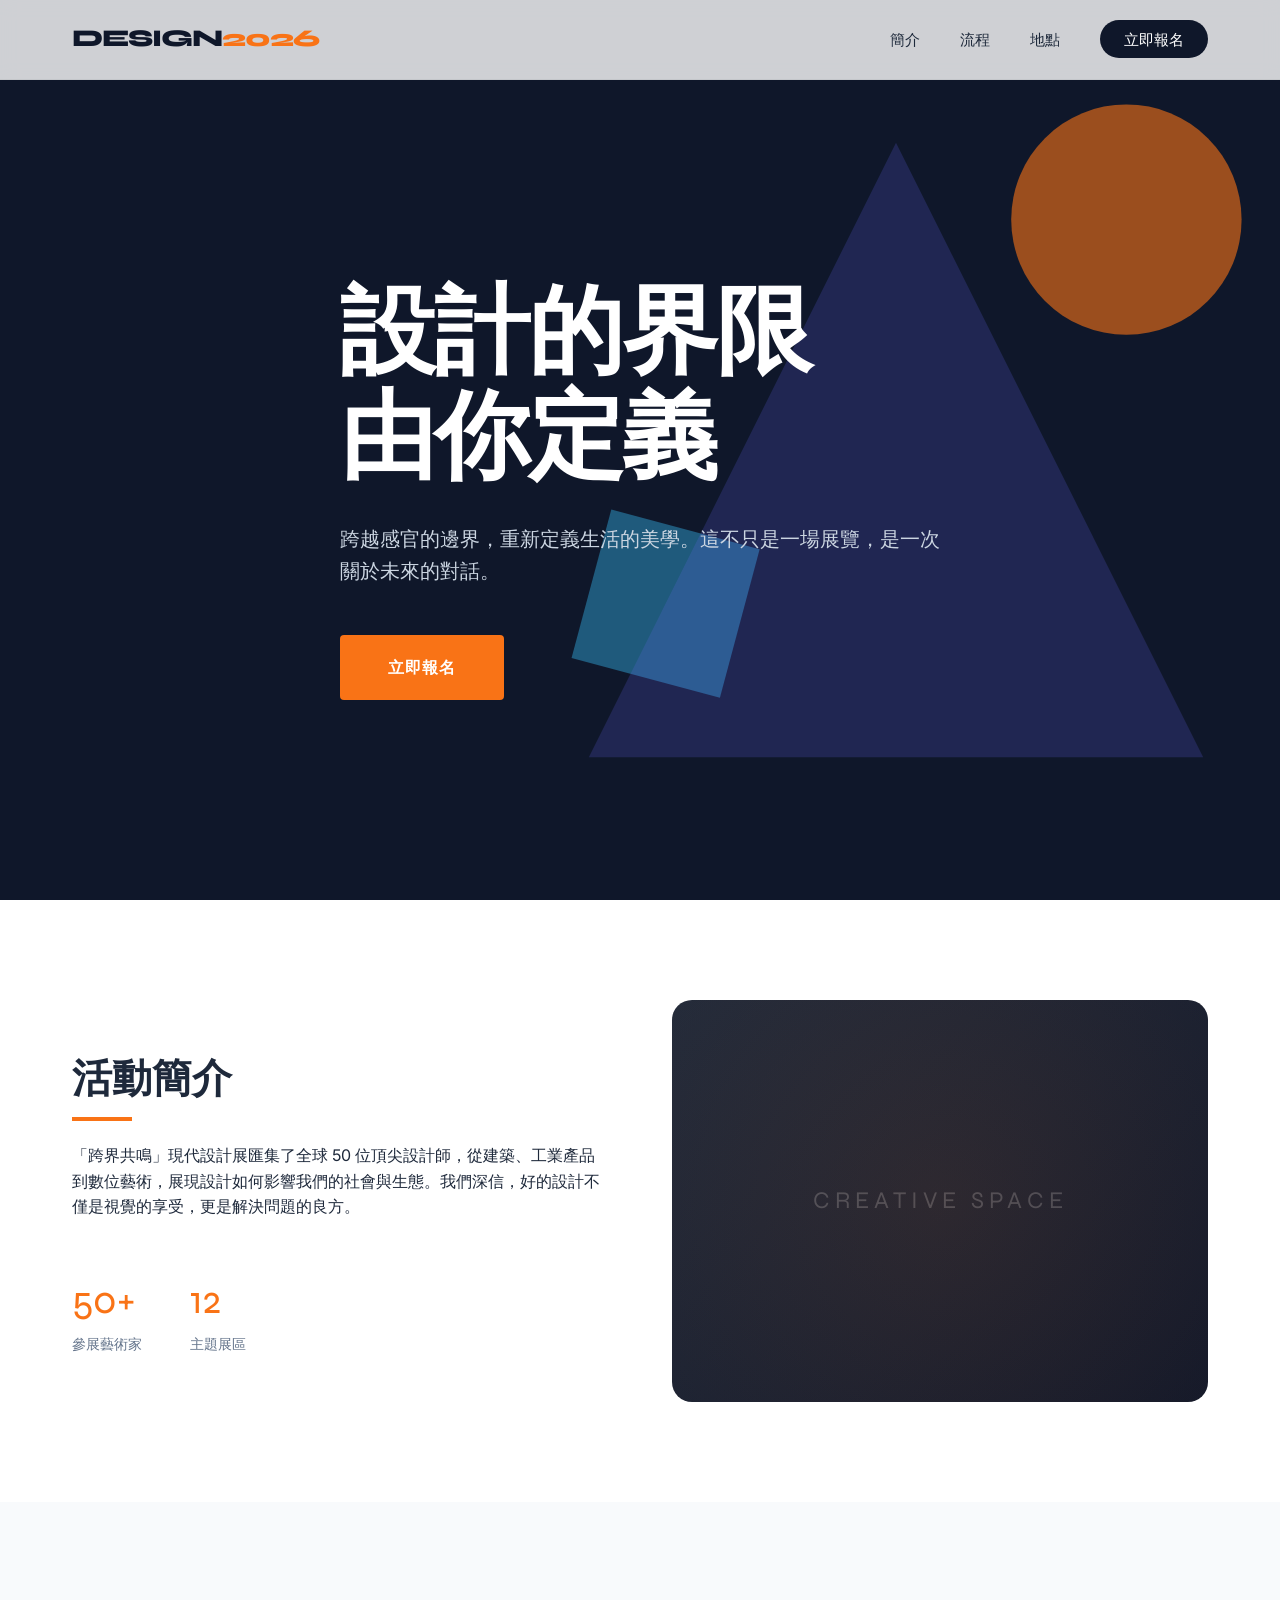
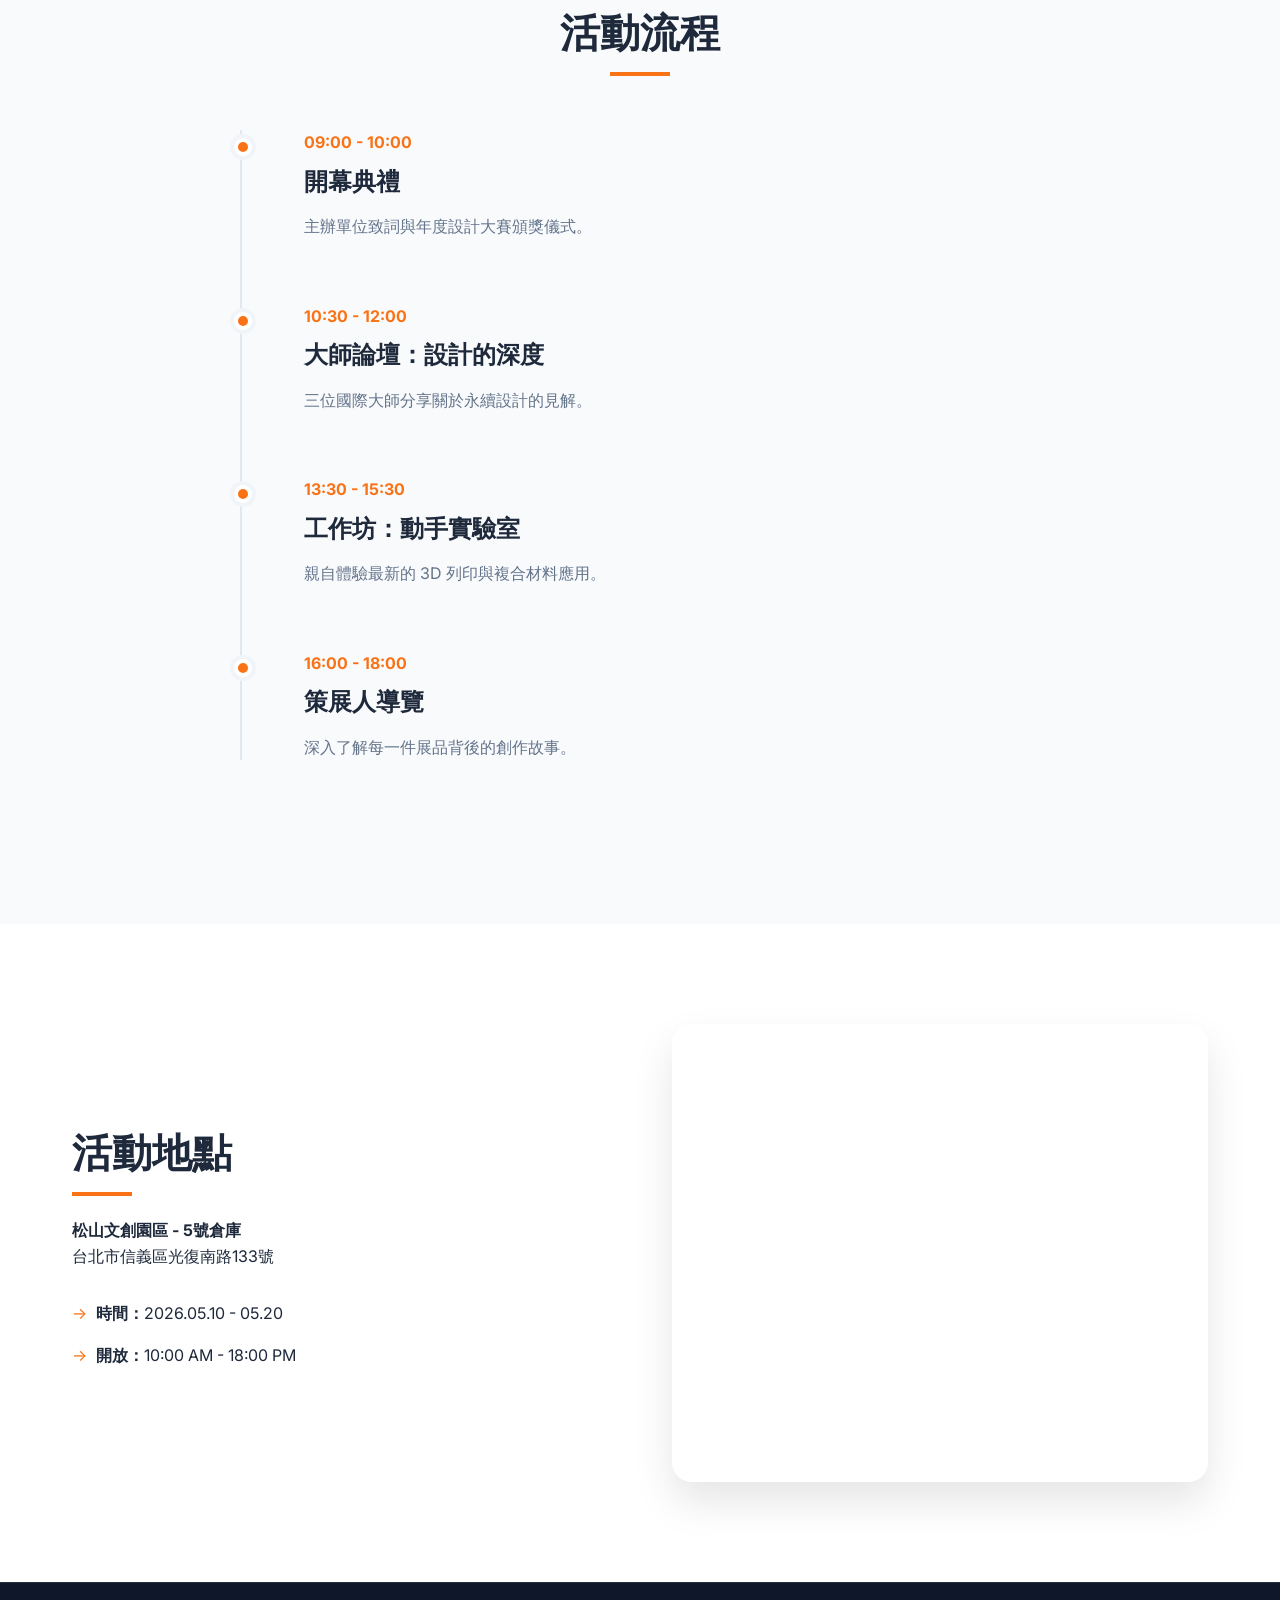
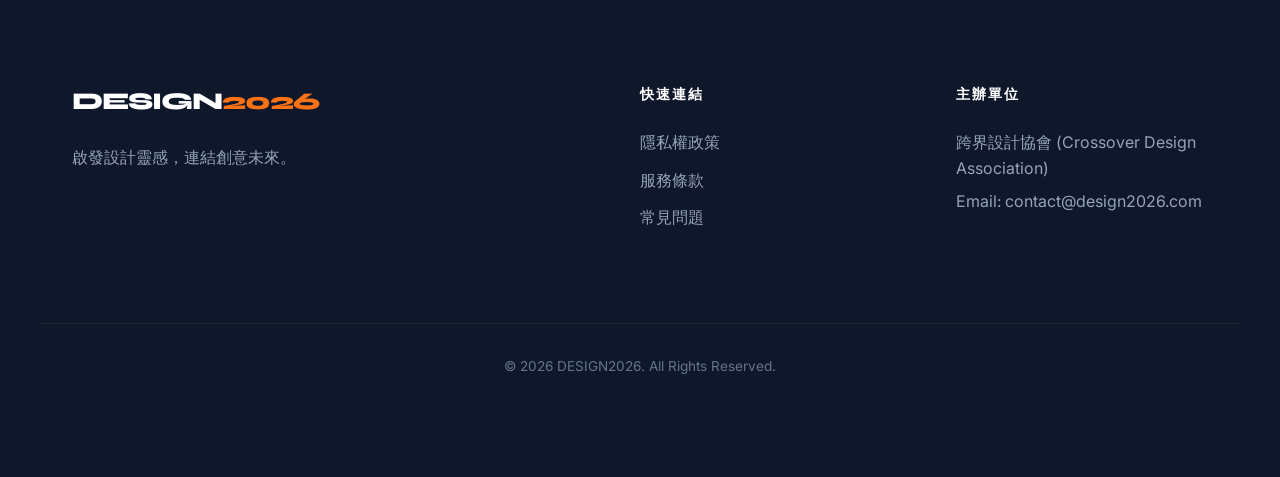
<file: 新增資料夾/index.html>
<!DOCTYPE html>
<html lang="zh-Hant">
<head>
    <meta charset="UTF-8">
    <meta name="viewport" content="width=device-width, initial-scale=1.0">
    <title>跨界共鳴：2026 現代設計展 | Crossover Resonance</title>
    <meta name="description" content="探索設計的無限可能，2026 現代設計展將於松山文創園區盛大開幕。">
    <!-- Google Fonts -->
    <link rel="preconnect" href="https://fonts.googleapis.com">
    <link rel="preconnect" href="https://fonts.gstatic.com" crossorigin>
    <link href="https://fonts.googleapis.com/css2?family=Inter:wght@300;400;600&family=Syne:wght@700;800&display=swap" rel="stylesheet">
    <link rel="stylesheet" href="style.css">
</head>
<body>
    <header id="header">
        <nav class="container">
            <div class="logo">DESIGN<span>2026</span></div>
            <ul class="nav-links">
                <li><a href="#about">簡介</a></li>
                <li><a href="#timeline">流程</a></li>
                <li><a href="#location">地點</a></li>
                <li><a href="javascript:void(0)" class="btn-primary">立即報名</a></li>
            </ul>
        </nav>
    </header>

    <main>
        <!-- Hero Section -->
        <section class="hero">
            <div class="container hero-content">
                <h1 class="reveal">設計的界限<br>由你定義</h1>
                <p class="reveal-delay">跨越感官的邊界，重新定義生活的美學。這不只是一場展覽，是一次關於未來的對話。</p>
                <a href="#register" class="cta-button reveal-delay">立即報名</a>
            </div>
            <div class="hero-bg">
                <!-- Abstract Design SVG -->
                <svg viewBox="0 0 1000 1000" xmlns="http://www.w3.org/2000/svg">
                    <circle cx="800" cy="200" r="150" fill="#F97316" opacity="0.6"/>
                    <rect x="100" y="600" width="200" height="200" fill="#38BDF8" opacity="0.4" transform="rotate(15 200 700)"/>
                    <path d="M500,100 L900,900 L100,900 Z" fill="#6366F1" opacity="0.2"/>
                </svg>
            </div>
        </section>

        <!-- Intro Section -->
        <section id="about" class="about section-padding">
            <div class="container grid">
                <div class="about-text scroll-reveal">
                    <h2 class="section-title">活動簡介</h2>
                    <p>「跨界共鳴」現代設計展匯集了全球 50 位頂尖設計師，從建築、工業產品到數位藝術，展現設計如何影響我們的社會與生態。我們深信，好的設計不僅是視覺的享受，更是解決問題的良方。</p>
                    <div class="stats">
                        <div class="stat-item">
                            <span class="stat-num">50+</span>
                            <span class="stat-label">參展藝術家</span>
                        </div>
                        <div class="stat-item">
                            <span class="stat-num">12</span>
                            <span class="stat-label">主題展區</span>
                        </div>
                    </div>
                </div>
                <div class="about-image scroll-reveal">
                    <div class="img-placeholder">
                        <span>Creative Space</span>
                    </div>
                </div>
            </div>
        </section>

        <!-- Timeline Section -->
        <section id="timeline" class="timeline section-padding bg-light">
            <div class="container">
                <h2 class="section-title centered scroll-reveal">活動流程</h2>
                <div class="timeline-container">
                    <div class="timeline-item scroll-reveal">
                        <div class="timeline-time">09:00 - 10:00</div>
                        <div class="timeline-content">
                            <h3>開幕典禮</h3>
                            <p>主辦單位致詞與年度設計大賽頒獎儀式。</p>
                        </div>
                    </div>
                    <div class="timeline-item scroll-reveal">
                        <div class="timeline-time">10:30 - 12:00</div>
                        <div class="timeline-content">
                            <h3>大師論壇：設計的深度</h3>
                            <p>三位國際大師分享關於永續設計的見解。</p>
                        </div>
                    </div>
                    <div class="timeline-item scroll-reveal">
                        <div class="timeline-time">13:30 - 15:30</div>
                        <div class="timeline-content">
                            <h3>工作坊：動手實驗室</h3>
                            <p>親自體驗最新的 3D 列印與複合材料應用。</p>
                        </div>
                    </div>
                    <div class="timeline-item scroll-reveal">
                        <div class="timeline-time">16:00 - 18:00</div>
                        <div class="timeline-content">
                            <h3>策展人導覽</h3>
                            <p>深入了解每一件展品背後的創作故事。</p>
                        </div>
                    </div>
                </div>
            </div>
        </section>

        <!-- Location Section -->
        <section id="location" class="location section-padding">
            <div class="container grid">
                <div class="location-info scroll-reveal">
                    <h2 class="section-title">活動地點</h2>
                    <p><strong>松山文創園區 - 5號倉庫</strong></p>
                    <p>台北市信義區光復南路133號</p>
                    <ul class="location-details">
                        <li><strong>時間：</strong>2026.05.10 - 05.20</li>
                        <li><strong>開放：</strong>10:00 AM - 18:00 PM</li>
                    </ul>
                </div>
                <div class="map-container scroll-reveal">
                    <iframe src="https://www.google.com/maps/embed?pb=!1m18!1m12!1m3!1d3614.7077558667633!2d121.55877117537682!3d25.04399727780962!2m3!1f0!2f0!3f0!3m2!1i1024!2i768!4f13.1!3m3!1m2!1s0x3442abb0584eb2d1%3A0xe285ae1cf96f8661!2z5p2-5bGx5paH5Ym16Y园区!5e0!3m2!1szh-TW!2stw!4v1712580000000!5m2!1szh-TW!2stw" width="100%" height="450" style="border:0;" allowfullscreen="" loading="lazy" referrerpolicy="no-referrer-when-downgrade"></iframe>
                </div>
            </div>
        </section>
    </main>

    <footer class="section-padding">
        <div class="container footer-grid">
            <div class="footer-brand">
                <div class="logo">DESIGN<span>2026</span></div>
                <p>啟發設計靈感，連結創意未來。</p>
            </div>
            <div class="footer-links">
                <h4>快速連結</h4>
                <ul>
                    <li><a href="#">隱私權政策</a></li>
                    <li><a href="#">服務條款</a></li>
                    <li><a href="#">常見問題</a></li>
                </ul>
            </div>
            <div class="footer-contact">
                <h4>主辦單位</h4>
                <p>跨界設計協會 (Crossover Design Association)</p>
                <p>Email: contact@design2026.com</p>
            </div>
        </div>
        <div class="footer-bottom container">
            <p>&copy; 2026 DESIGN2026. All Rights Reserved.</p>
        </div>
    </footer>

    <script src="script.js"></script>
</body>
</html>
</file>
<file: 新增資料夾/style.css>
/* Modern Design Exhibition Stylesheet */

:root {
    --primary: #F97316; /* Electric Orange */
    --secondary: #0F172A; /* Midnight Navy */
    --accent: #38BDF8; /* Sky Blue */
    --bg-light: #F8FAFC;
    --text-dark: #1E293B;
    --text-muted: #64748B;
    --white: #FFFFFF;
    --transition: all 0.4s cubic-bezier(0.16, 1, 0.3, 1);
    --container-width: 1200px;
    --header-height: 80px;
}

* {
    margin: 0;
    padding: 0;
    box-sizing: border-box;
}

html {
    scroll-behavior: smooth;
}

body {
    font-family: 'Inter', sans-serif;
    color: var(--text-dark);
    line-height: 1.6;
    background-color: var(--white);
    overflow-x: hidden;
}

h1, h2, h3, .logo {
    font-family: 'Syne', sans-serif;
    font-weight: 800;
}

.container {
    max-width: var(--container-width);
    margin: 0 auto;
    padding: 0 2rem;
}

.section-padding {
    padding: 100px 0;
}

.bg-light {
    background-color: var(--bg-light);
}

/* Header & Nav */
header {
    height: var(--header-height);
    display: flex;
    align-items: center;
    position: fixed;
    top: 0;
    width: 100%;
    z-index: 1000;
    background: rgba(255, 255, 255, 0.8);
    backdrop-filter: blur(10px);
    border-bottom: 1px solid rgba(0,0,0,0.05);
}

nav {
    display: flex;
    justify-content: space-between;
    align-items: center;
    width: 100%;
}

.logo {
    font-size: 1.5rem;
    letter-spacing: -1px;
    color: var(--secondary);
}

.logo span {
    color: var(--primary);
}

.nav-links {
    display: flex;
    list-style: none;
    gap: 2.5rem;
    align-items: center;
}

.nav-links a {
    text-decoration: none;
    color: var(--text-dark);
    font-weight: 500;
    font-size: 0.95rem;
    transition: var(--transition);
}

.nav-links a:hover {
    color: var(--primary);
}

.btn-primary {
    background: var(--secondary);
    color: var(--white) !important;
    padding: 0.6rem 1.5rem;
    border-radius: 50px;
    transition: var(--transition);
}

.btn-primary:hover {
    background: var(--primary);
    transform: translateY(-2px);
    box-shadow: 0 10px 20px rgba(249, 115, 22, 0.2);
}

/* Hero Section */
.hero {
    height: 100vh;
    display: flex;
    align-items: center;
    position: relative;
    padding-top: var(--header-height);
    background-color: var(--secondary);
    color: var(--white);
    overflow: hidden;
}

.hero-content {
    position: relative;
    z-index: 10;
}

.hero h1 {
    font-size: clamp(3rem, 10vw, 6rem);
    line-height: 1.1;
    margin-bottom: 2rem;
    letter-spacing: -2px;
}

.hero p {
    font-size: 1.25rem;
    max-width: 600px;
    margin-bottom: 3rem;
    color: #CBD5E1;
    font-weight: 300;
}

.cta-button {
    display: inline-block;
    padding: 1.25rem 3rem;
    background-color: var(--primary);
    color: var(--white);
    text-decoration: none;
    font-weight: 700;
    font-family: 'Syne', sans-serif;
    text-transform: uppercase;
    letter-spacing: 1px;
    border-radius: 4px;
    transition: var(--transition);
}

.cta-button:hover {
    transform: scale(1.05);
    background-color: #fb923c;
    box-shadow: 0 20px 40px rgba(249, 115, 22, 0.3);
}

.hero-bg {
    position: absolute;
    top: 0;
    right: 0;
    width: 60%;
    height: 100%;
    z-index: 1;
}

.hero-bg svg {
    width: 100%;
    height: 100%;
    object-fit: cover;
}

/* Reveal Animations */
.reveal {
    opacity: 0;
    transform: translateY(30px);
    animation: revealIn 1s forwards;
}

.reveal-delay {
    opacity: 0;
    transform: translateY(30px);
    animation: revealIn 1s forwards 0.3s;
}

@keyframes revealIn {
    to {
        opacity: 1;
        transform: translateY(0);
    }
}

/* Grid System */
.grid {
    display: grid;
    grid-template-columns: 1fr 1fr;
    gap: 4rem;
    align-items: center;
}

/* About Section */
.section-title {
    font-size: 2.5rem;
    margin-bottom: 2rem;
    position: relative;
    display: inline-block;
}

.section-title::after {
    content: '';
    position: absolute;
    bottom: -10px;
    left: 0;
    width: 60px;
    height: 4px;
    background: var(--primary);
}

.centered.section-title::after {
    left: 50%;
    transform: translateX(-50%);
}

.centered {
    text-align: center;
    width: 100%;
    margin-bottom: 4rem;
}

.stats {
    display: flex;
    gap: 3rem;
    margin-top: 3rem;
}

.stat-item {
    display: flex;
    flex-direction: column;
}

.stat-num {
    font-family: 'Syne', sans-serif;
    font-size: 2.5rem;
    color: var(--primary);
}

.stat-label {
    font-size: 0.9rem;
    color: var(--text-muted);
}

.img-placeholder {
    width: 100%;
    aspect-ratio: 4/3;
    background: linear-gradient(135deg, #1e293b 0%, #0f172a 100%);
    border-radius: 20px;
    display: flex;
    align-items: center;
    justify-content: center;
    position: relative;
    overflow: hidden;
}

.img-placeholder::before {
    content: '';
    position: absolute;
    width: 200%;
    height: 200%;
    background: radial-gradient(circle, rgba(249, 115, 22, 0.1) 0%, transparent 70%);
    animation: pulse 8s infinite alternate;
}

@keyframes pulse {
    from { transform: translate(-50%, -50%); }
    to { transform: translate(0, 0); }
}

.img-placeholder span {
    color: rgba(255,255,255,0.2);
    font-family: 'Syne', sans-serif;
    font-size: 1.5rem;
    text-transform: uppercase;
    letter-spacing: 5px;
}

/* Timeline */
.timeline-container {
    max-width: 800px;
    margin: 0 auto;
    position: relative;
    padding-left: 2rem;
}

.timeline-container::before {
    content: '';
    position: absolute;
    left: 0;
    top: 0;
    width: 2px;
    height: 100%;
    background: #E2E8F0;
}

.timeline-item {
    position: relative;
    margin-bottom: 4rem;
    padding-left: 2rem;
}

.timeline-item::before {
    content: '';
    position: absolute;
    left: -2.35rem;
    top: 0.5rem;
    width: 10px;
    height: 10px;
    border-radius: 50%;
    background: var(--primary);
    border: 4px solid var(--white);
    box-shadow: 0 0 0 4px #F1F5F9;
    z-index: 2;
}

.timeline-time {
    font-weight: 700;
    color: var(--primary);
    margin-bottom: 0.5rem;
}

.timeline-content h3 {
    font-size: 1.5rem;
    margin-bottom: 0.75rem;
}

.timeline-content p {
    color: var(--text-muted);
}

/* Location */
.map-container {
    border-radius: 20px;
    overflow: hidden;
    box-shadow: 0 20px 40px rgba(0,0,0,0.1);
}

.location-details {
    list-style: none;
    margin-top: 2rem;
}

.location-details li {
    margin-bottom: 1rem;
    padding-left: 1.5rem;
    position: relative;
}

.location-details li::before {
    content: '→';
    position: absolute;
    left: 0;
    color: var(--primary);
}

/* Footer */
footer {
    background: var(--secondary);
    color: var(--white);
    border-top: 1px solid rgba(255,255,255,0.1);
}

.footer-grid {
    display: grid;
    grid-template-columns: 2fr 1fr 1fr;
    gap: 4rem;
}

.footer-brand .logo {
    color: var(--white);
    margin-bottom: 1.5rem;
}

.footer-brand p {
    color: #94A3B8;
    max-width: 300px;
}

.footer-links h4, .footer-contact h4 {
    font-family: 'Syne', sans-serif;
    margin-bottom: 1.5rem;
    text-transform: uppercase;
    font-size: 0.9rem;
    letter-spacing: 2px;
}

.footer-links ul {
    list-style: none;
}

.footer-links li {
    margin-bottom: 0.75rem;
}

.footer-links a {
    color: #94A3B8;
    text-decoration: none;
    transition: var(--transition);
}

.footer-links a:hover {
    color: var(--primary);
}

.footer-contact p {
    color: #94A3B8;
    margin-bottom: 0.5rem;
}

.footer-bottom {
    margin-top: 80px;
    padding-top: 2rem;
    border-top: 1px solid rgba(255,255,255,0.05);
    text-align: center;
    color: #64748B;
    font-size: 0.85rem;
}

/* Scroll Reveal States */
.scroll-reveal {
    opacity: 0;
    transform: translateY(40px);
    transition: all 0.8s cubic-bezier(0.16, 1, 0.3, 1);
}

.scroll-reveal.active {
    opacity: 1;
    transform: translateY(0);
}

/* Mobile Responsive */
@media (max-width: 768px) {
    .grid {
        grid-template-columns: 1fr;
        gap: 3rem;
    }

    .nav-links {
        display: none;
    }

    .hero h1 {
        font-size: 3.5rem;
    }

    .footer-grid {
        grid-template-columns: 1fr;
        gap: 2rem;
    }

    .section-padding {
        padding: 60px 0;
    }
}
</file>
